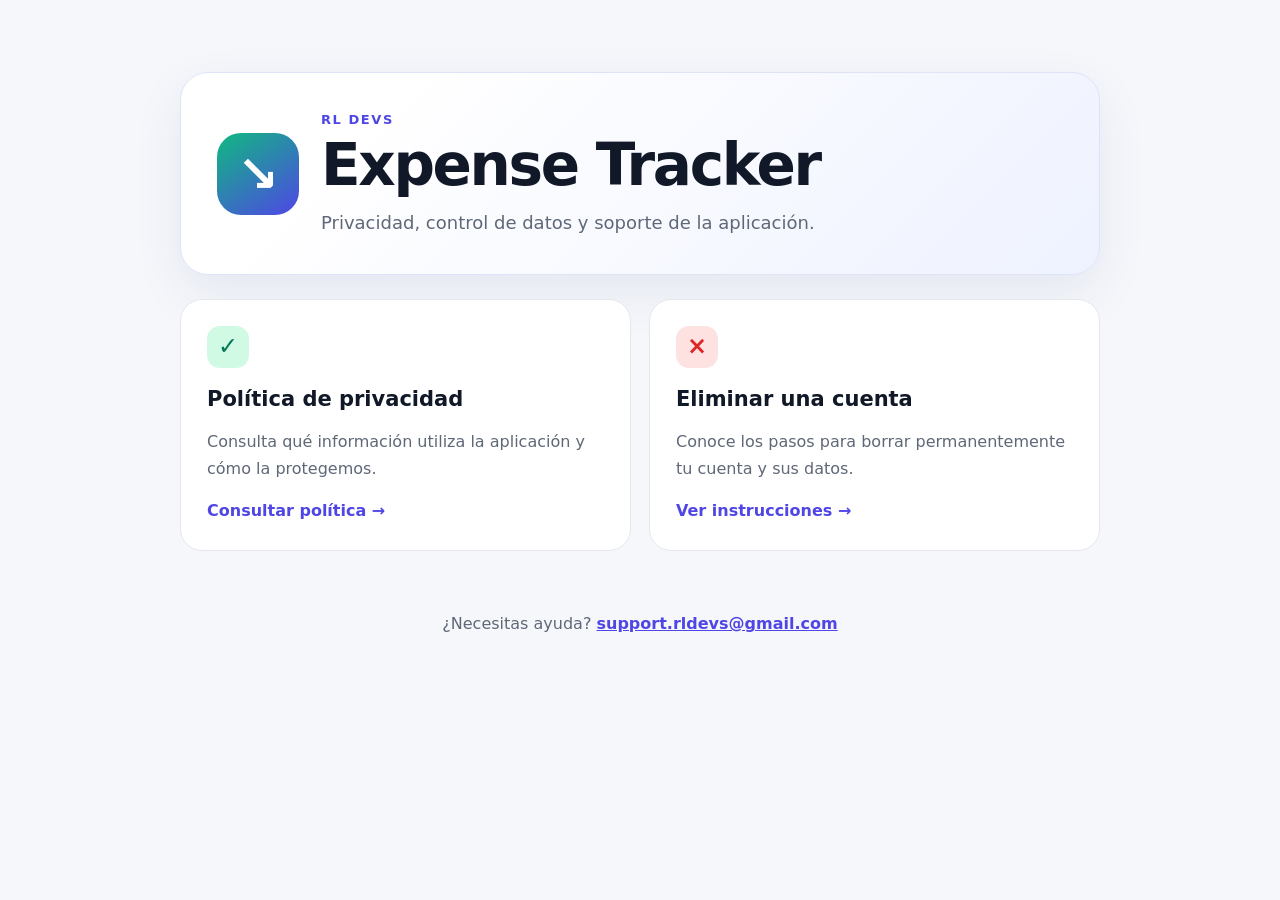
<file: index.html>
<!doctype html>
<html lang="es">
<head>
  <meta charset="utf-8">
  <meta name="viewport" content="width=device-width, initial-scale=1">
  <meta name="description" content="Información legal, privacidad y eliminación de cuenta de Expense Tracker.">
  <title>Expense Tracker · Privacidad y soporte</title>
  <link rel="stylesheet" href="styles.css">
</head>
<body>
  <main class="shell">
    <header class="hero">
      <span class="mark" aria-hidden="true">↘</span>
      <div>
        <p class="eyebrow">RL Devs</p>
        <h1>Expense Tracker</h1>
        <p class="lead">Privacidad, control de datos y soporte de la aplicación.</p>
      </div>
    </header>

    <section class="grid" aria-label="Enlaces de soporte">
      <a class="card" href="privacy.html">
        <span class="card-icon" aria-hidden="true">✓</span>
        <h2>Política de privacidad</h2>
        <p>Consulta qué información utiliza la aplicación y cómo la protegemos.</p>
        <span class="action">Consultar política →</span>
      </a>
      <a class="card" href="delete-account.html">
        <span class="card-icon danger" aria-hidden="true">×</span>
        <h2>Eliminar una cuenta</h2>
        <p>Conoce los pasos para borrar permanentemente tu cuenta y sus datos.</p>
        <span class="action">Ver instrucciones →</span>
      </a>
    </section>

    <footer>
      <p>¿Necesitas ayuda? <a href="mailto:support.rldevs@gmail.com">support.rldevs@gmail.com</a></p>
    </footer>
  </main>
</body>
</html>
</file>
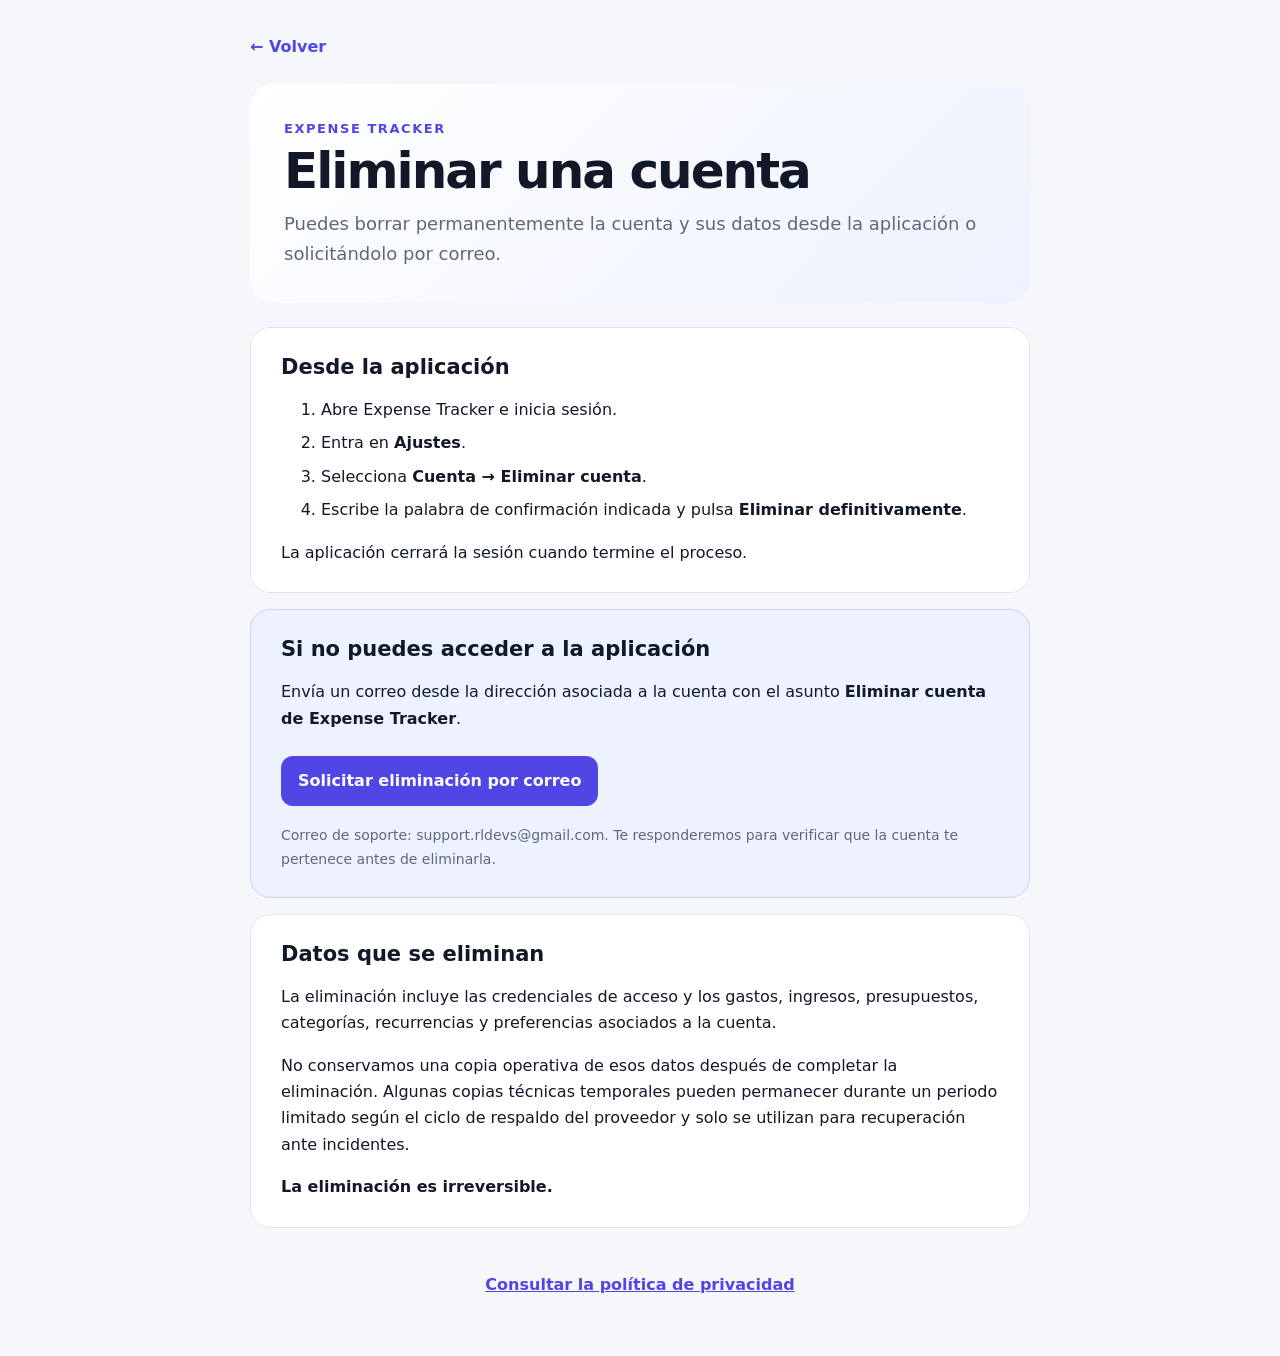
<file: delete-account.html>
<!doctype html>
<html lang="es">
<head>
  <meta charset="utf-8">
  <meta name="viewport" content="width=device-width, initial-scale=1">
  <meta name="description" content="Cómo eliminar una cuenta de Expense Tracker y sus datos.">
  <title>Eliminar cuenta · Expense Tracker</title>
  <link rel="stylesheet" href="styles.css">
</head>
<body>
  <main class="shell document">
    <nav><a href="index.html">← Volver</a></nav>
    <header class="document-header">
      <p class="eyebrow">Expense Tracker</p>
      <h1>Eliminar una cuenta</h1>
      <p class="lead">Puedes borrar permanentemente la cuenta y sus datos desde la aplicación o solicitándolo por correo.</p>
    </header>

    <section>
      <h2>Desde la aplicación</h2>
      <ol>
        <li>Abre Expense Tracker e inicia sesión.</li>
        <li>Entra en <strong>Ajustes</strong>.</li>
        <li>Selecciona <strong>Cuenta → Eliminar cuenta</strong>.</li>
        <li>Escribe la palabra de confirmación indicada y pulsa <strong>Eliminar definitivamente</strong>.</li>
      </ol>
      <p>La aplicación cerrará la sesión cuando termine el proceso.</p>
    </section>

    <section class="callout">
      <h2>Si no puedes acceder a la aplicación</h2>
      <p>Envía un correo desde la dirección asociada a la cuenta con el asunto <strong>Eliminar cuenta de Expense Tracker</strong>.</p>
      <a class="button" href="mailto:support.rldevs@gmail.com?subject=Eliminar%20cuenta%20de%20Expense%20Tracker">Solicitar eliminación por correo</a>
      <p class="small">Correo de soporte: support.rldevs@gmail.com. Te responderemos para verificar que la cuenta te pertenece antes de eliminarla.</p>
    </section>

    <section>
      <h2>Datos que se eliminan</h2>
      <p>La eliminación incluye las credenciales de acceso y los gastos, ingresos, presupuestos, categorías, recurrencias y preferencias asociados a la cuenta.</p>
      <p>No conservamos una copia operativa de esos datos después de completar la eliminación. Algunas copias técnicas temporales pueden permanecer durante un periodo limitado según el ciclo de respaldo del proveedor y solo se utilizan para recuperación ante incidentes.</p>
      <p><strong>La eliminación es irreversible.</strong></p>
    </section>

    <footer><a href="privacy.html">Consultar la política de privacidad</a></footer>
  </main>
</body>
</html>
</file>
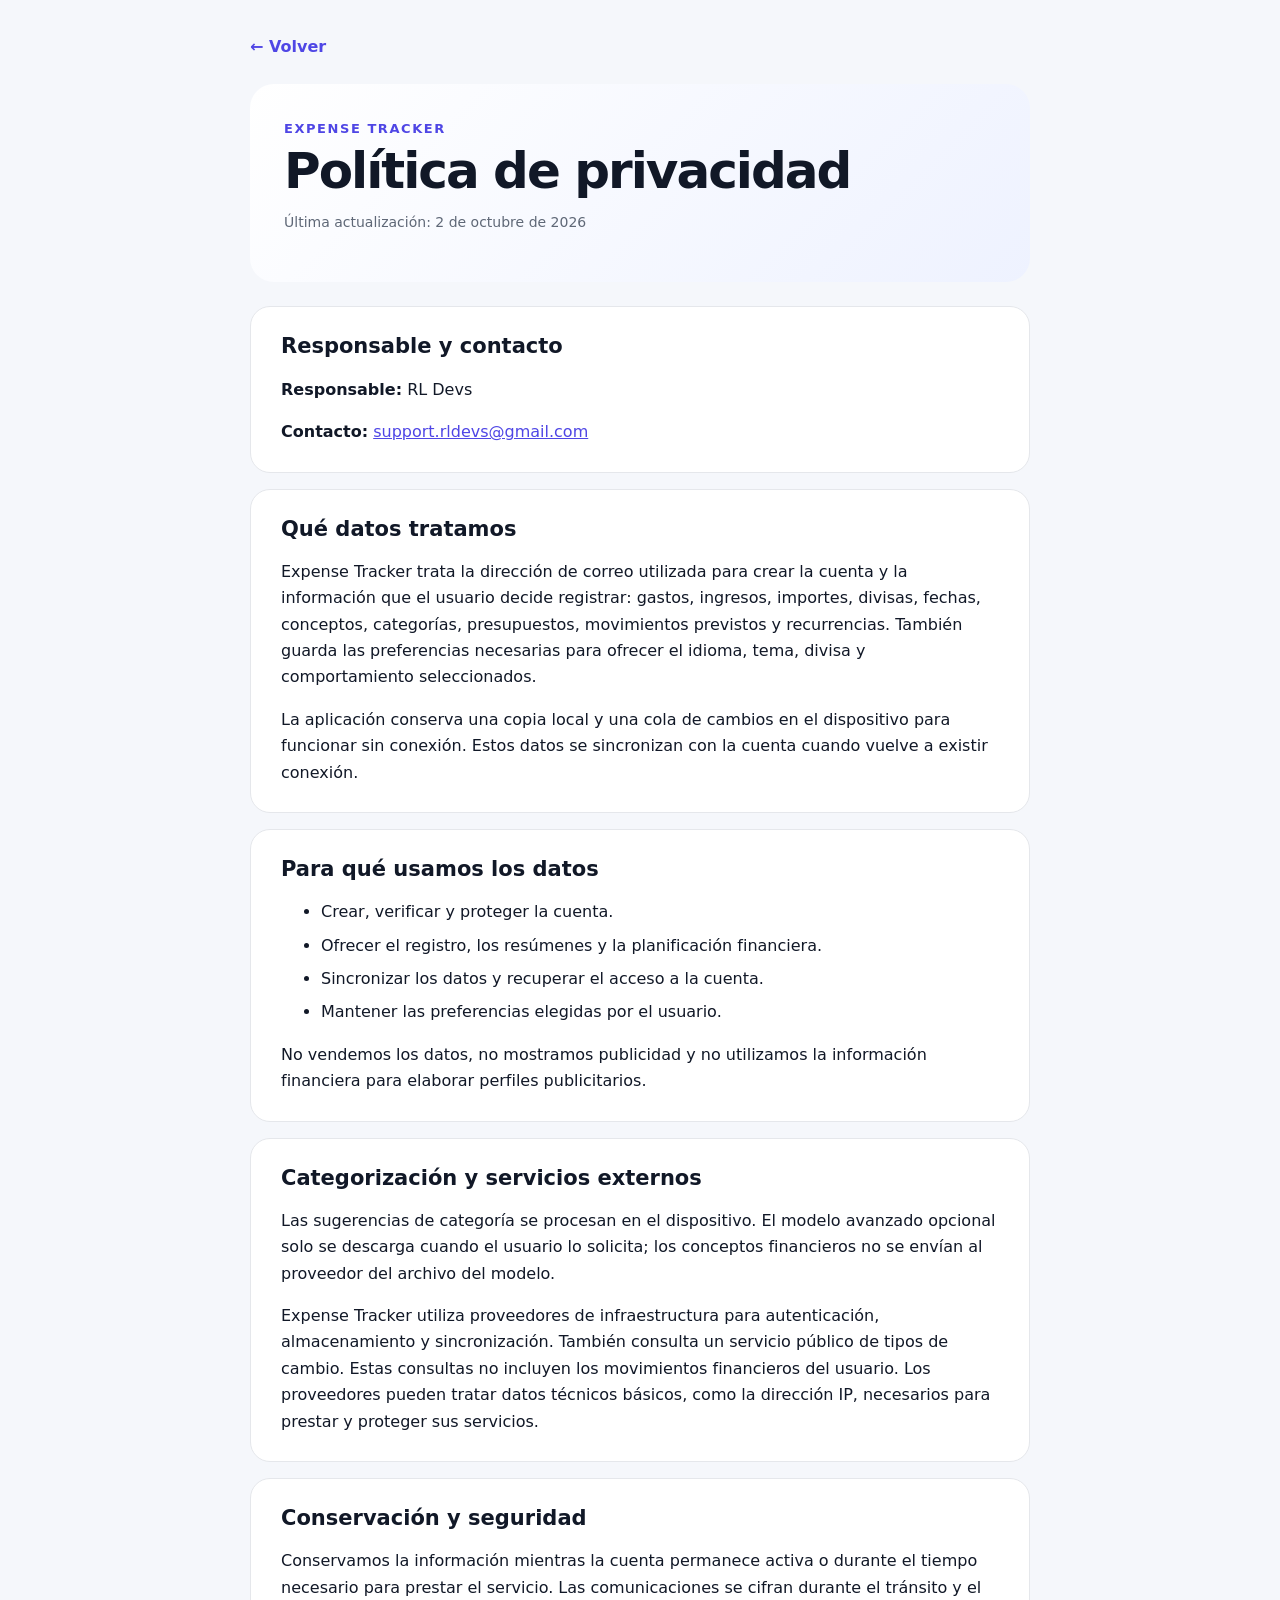
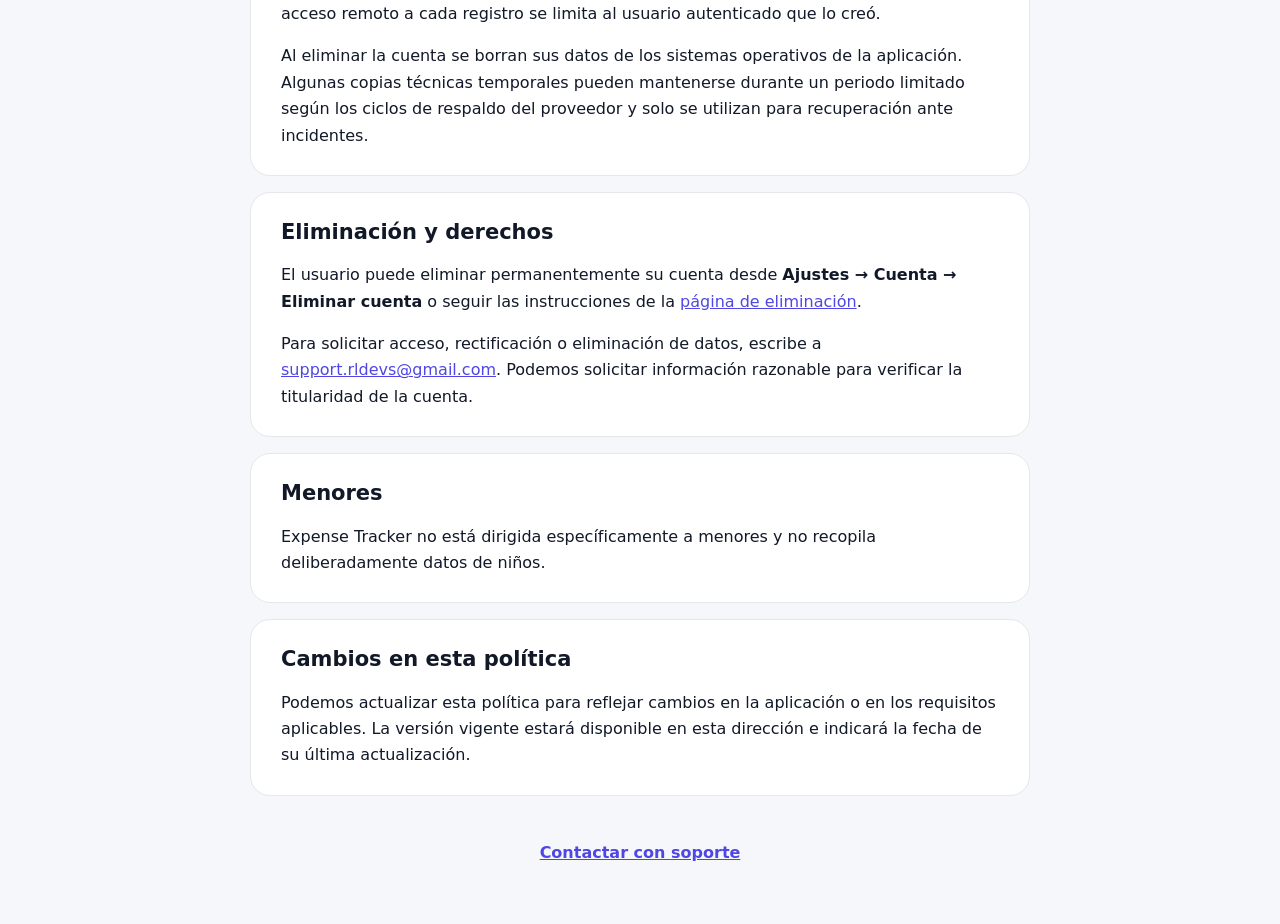
<file: privacy.html>
<!doctype html>
<html lang="es">
<head>
  <meta charset="utf-8">
  <meta name="viewport" content="width=device-width, initial-scale=1">
  <meta name="description" content="Política de privacidad de Expense Tracker.">
  <title>Política de privacidad · Expense Tracker</title>
  <link rel="stylesheet" href="styles.css">
</head>
<body>
  <main class="shell document">
    <nav><a href="index.html">← Volver</a></nav>
    <header class="document-header">
      <p class="eyebrow">Expense Tracker</p>
      <h1>Política de privacidad</h1>
      <p class="updated">Última actualización: 2 de octubre de 2026</p>
    </header>

    <section>
      <h2>Responsable y contacto</h2>
      <p><strong>Responsable:</strong> RL Devs</p>
      <p><strong>Contacto:</strong> <a href="mailto:support.rldevs@gmail.com">support.rldevs@gmail.com</a></p>
    </section>

    <section>
      <h2>Qué datos tratamos</h2>
      <p>Expense Tracker trata la dirección de correo utilizada para crear la cuenta y la información que el usuario decide registrar: gastos, ingresos, importes, divisas, fechas, conceptos, categorías, presupuestos, movimientos previstos y recurrencias. También guarda las preferencias necesarias para ofrecer el idioma, tema, divisa y comportamiento seleccionados.</p>
      <p>La aplicación conserva una copia local y una cola de cambios en el dispositivo para funcionar sin conexión. Estos datos se sincronizan con la cuenta cuando vuelve a existir conexión.</p>
    </section>

    <section>
      <h2>Para qué usamos los datos</h2>
      <ul>
        <li>Crear, verificar y proteger la cuenta.</li>
        <li>Ofrecer el registro, los resúmenes y la planificación financiera.</li>
        <li>Sincronizar los datos y recuperar el acceso a la cuenta.</li>
        <li>Mantener las preferencias elegidas por el usuario.</li>
      </ul>
      <p>No vendemos los datos, no mostramos publicidad y no utilizamos la información financiera para elaborar perfiles publicitarios.</p>
    </section>

    <section>
      <h2>Categorización y servicios externos</h2>
      <p>Las sugerencias de categoría se procesan en el dispositivo. El modelo avanzado opcional solo se descarga cuando el usuario lo solicita; los conceptos financieros no se envían al proveedor del archivo del modelo.</p>
      <p>Expense Tracker utiliza proveedores de infraestructura para autenticación, almacenamiento y sincronización. También consulta un servicio público de tipos de cambio. Estas consultas no incluyen los movimientos financieros del usuario. Los proveedores pueden tratar datos técnicos básicos, como la dirección IP, necesarios para prestar y proteger sus servicios.</p>
    </section>

    <section>
      <h2>Conservación y seguridad</h2>
      <p>Conservamos la información mientras la cuenta permanece activa o durante el tiempo necesario para prestar el servicio. Las comunicaciones se cifran durante el tránsito y el acceso remoto a cada registro se limita al usuario autenticado que lo creó.</p>
      <p>Al eliminar la cuenta se borran sus datos de los sistemas operativos de la aplicación. Algunas copias técnicas temporales pueden mantenerse durante un periodo limitado según los ciclos de respaldo del proveedor y solo se utilizan para recuperación ante incidentes.</p>
    </section>

    <section>
      <h2>Eliminación y derechos</h2>
      <p>El usuario puede eliminar permanentemente su cuenta desde <strong>Ajustes → Cuenta → Eliminar cuenta</strong> o seguir las instrucciones de la <a href="delete-account.html">página de eliminación</a>.</p>
      <p>Para solicitar acceso, rectificación o eliminación de datos, escribe a <a href="mailto:support.rldevs@gmail.com">support.rldevs@gmail.com</a>. Podemos solicitar información razonable para verificar la titularidad de la cuenta.</p>
    </section>

    <section>
      <h2>Menores</h2>
      <p>Expense Tracker no está dirigida específicamente a menores y no recopila deliberadamente datos de niños.</p>
    </section>

    <section>
      <h2>Cambios en esta política</h2>
      <p>Podemos actualizar esta política para reflejar cambios en la aplicación o en los requisitos aplicables. La versión vigente estará disponible en esta dirección e indicará la fecha de su última actualización.</p>
    </section>

    <footer><a href="mailto:support.rldevs@gmail.com">Contactar con soporte</a></footer>
  </main>
</body>
</html>
</file>
<file: styles.css>
:root {
  color-scheme: light dark;
  --brand: #4f46e5;
  --brand-soft: #eef2ff;
  --green: #10b981;
  --text: #111827;
  --muted: #5f6877;
  --surface: #ffffff;
  --page: #f5f7fb;
  --line: #e5e7eb;
  --danger: #dc2626;
  font-family: Inter, ui-sans-serif, system-ui, -apple-system, BlinkMacSystemFont, "Segoe UI", sans-serif;
}

* { box-sizing: border-box; }
body { margin: 0; color: var(--text); background: var(--page); line-height: 1.65; }
a { color: var(--brand); }
.shell { width: min(920px, calc(100% - 32px)); margin: 0 auto; padding: 72px 0 40px; }
.hero { display: flex; align-items: center; gap: 22px; padding: 36px; border: 1px solid #dfe3f7; border-radius: 28px; background: linear-gradient(135deg, #fff 20%, #eef2ff 100%); box-shadow: 0 18px 50px rgba(49, 46, 129, .08); }
.mark { display: grid; flex: 0 0 82px; height: 82px; place-items: center; border-radius: 24px; color: #fff; background: linear-gradient(145deg, var(--green), var(--brand)); font-size: 50px; font-weight: 800; }
.eyebrow { margin: 0 0 5px; color: var(--brand); font-size: 13px; font-weight: 800; letter-spacing: .12em; text-transform: uppercase; }
h1 { margin: 0; font-size: clamp(36px, 7vw, 58px); line-height: 1.05; letter-spacing: -.04em; }
h2 { margin: 0 0 8px; font-size: 21px; line-height: 1.3; }
.lead { margin: 12px 0 0; color: var(--muted); font-size: 18px; }
.grid { display: grid; grid-template-columns: repeat(2, 1fr); gap: 18px; margin-top: 24px; }
.card { padding: 26px; border: 1px solid var(--line); border-radius: 22px; color: inherit; background: var(--surface); text-decoration: none; transition: transform .18s ease, box-shadow .18s ease; }
.card:hover { transform: translateY(-2px); box-shadow: 0 14px 32px rgba(17, 24, 39, .08); }
.card p { color: var(--muted); }
.card-icon { display: grid; width: 42px; height: 42px; margin-bottom: 18px; place-items: center; border-radius: 13px; color: #047857; background: #d1fae5; font-size: 24px; font-weight: 900; }
.card-icon.danger { color: var(--danger); background: #fee2e2; }
.action { color: var(--brand); font-weight: 750; }
.document { max-width: 780px; padding-top: 34px; }
nav { margin-bottom: 24px; }
nav a { font-weight: 700; text-decoration: none; }
.document-header { margin-bottom: 24px; padding: 34px; border-radius: 24px; background: linear-gradient(135deg, #fff, var(--brand-soft)); }
.document-header h1 { font-size: clamp(34px, 6vw, 50px); }
.updated, .small { color: var(--muted); font-size: 14px; }
.document section { margin-top: 16px; padding: 26px 30px; border: 1px solid var(--line); border-radius: 20px; background: var(--surface); }
.document section p:last-child, .document section ul:last-child, .document section ol:last-child { margin-bottom: 0; }
.document li + li { margin-top: 7px; }
.callout { border-color: #c7d2fe !important; background: var(--brand-soft) !important; }
.button { display: inline-block; margin: 8px 0 4px; padding: 12px 17px; border-radius: 12px; color: #fff; background: var(--brand); font-weight: 800; text-decoration: none; }
footer { margin-top: 26px; padding: 18px; color: var(--muted); text-align: center; }
footer a { font-weight: 700; }

@media (max-width: 650px) {
  .shell { padding-top: 24px; }
  .hero { align-items: flex-start; padding: 25px; }
  .mark { flex-basis: 58px; height: 58px; border-radius: 17px; font-size: 34px; }
  .grid { grid-template-columns: 1fr; }
  .document-header, .document section { padding: 22px; }
}

@media (prefers-color-scheme: dark) {
  :root { --text: #f9fafb; --muted: #aeb7c6; --surface: #171a21; --page: #0f1115; --line: #2a2f3a; --brand-soft: #20243b; }
  .hero, .document-header { border-color: #303650; background: linear-gradient(135deg, #171a21, #20243b); }
}
</file>
